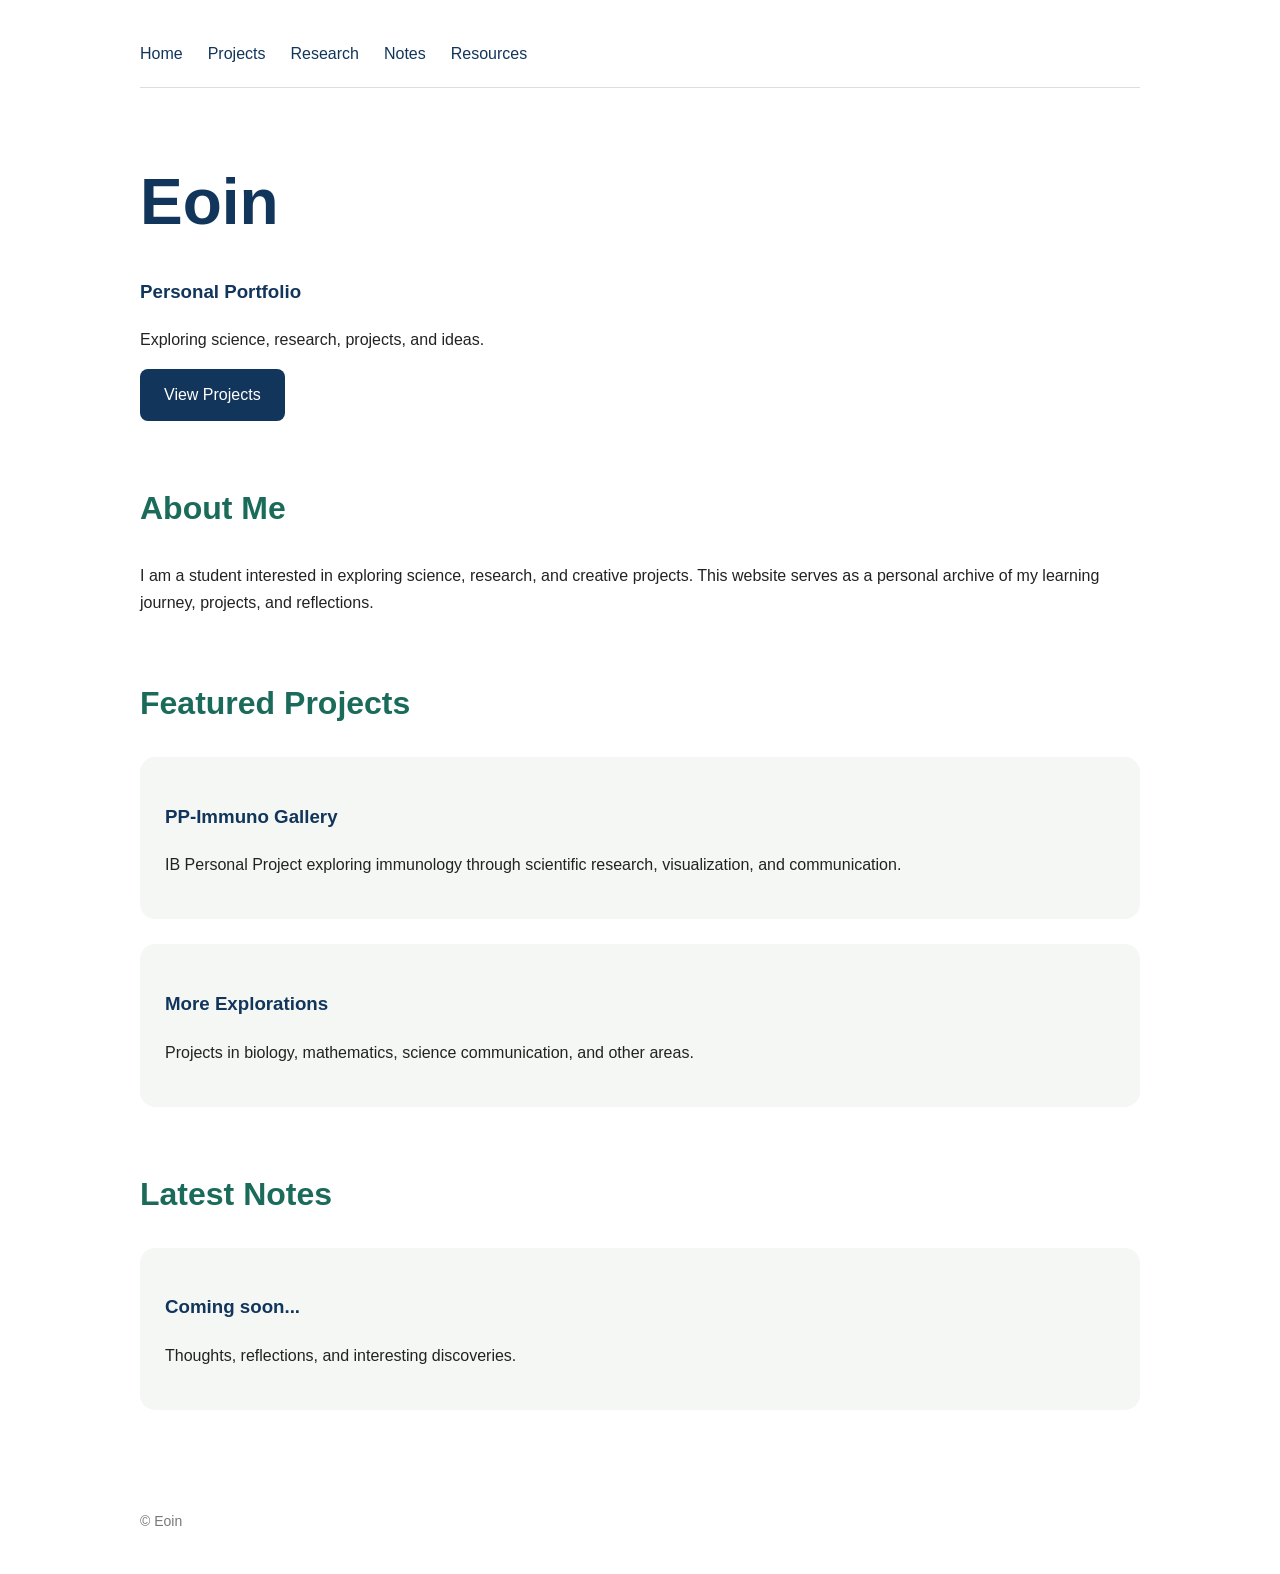
<file: index.html>
<!DOCTYPE html>

<html lang="en">


<head>

<meta charset="UTF-8">

<meta name="viewport" content="width=device-width, initial-scale=1.0">

<title>Eoin | Personal Portfolio</title>

<link rel="stylesheet" href="style.css">

</head>


<body>


<nav>

<a href="index.html">Home</a>

<a href="projects.html">Projects</a>

<a href="research.html">Research</a>

<a href="notes.html">Notes</a>

<a href="resources.html">Resources</a>

</nav>



<h1>Eoin</h1>


<h3>
Personal Portfolio
</h3>


<p>
Exploring science, research, projects, and ideas.
</p>



<a class="button" href="projects.html">
View Projects
</a>




<h2>
About Me
</h2>


<p>

I am a student interested in exploring science,
research, and creative projects.

This website serves as a personal archive of my
learning journey, projects, and reflections.

</p>





<h2>
Featured Projects
</h2>



<div class="card">

<h3>
PP-Immuno Gallery
</h3>


<p>

IB Personal Project exploring immunology through
scientific research, visualization, and communication.

</p>


</div>




<div class="card">

<h3>
More Explorations
</h3>


<p>

Projects in biology, mathematics, science communication,
and other areas.

</p>


</div>




<h2>
Latest Notes
</h2>


<div class="card">

<h3>
Coming soon...
</h3>

<p>

Thoughts, reflections, and interesting discoveries.

</p>


</div>




<footer>

© Eoin

</footer>



</body>


</html>
</file>
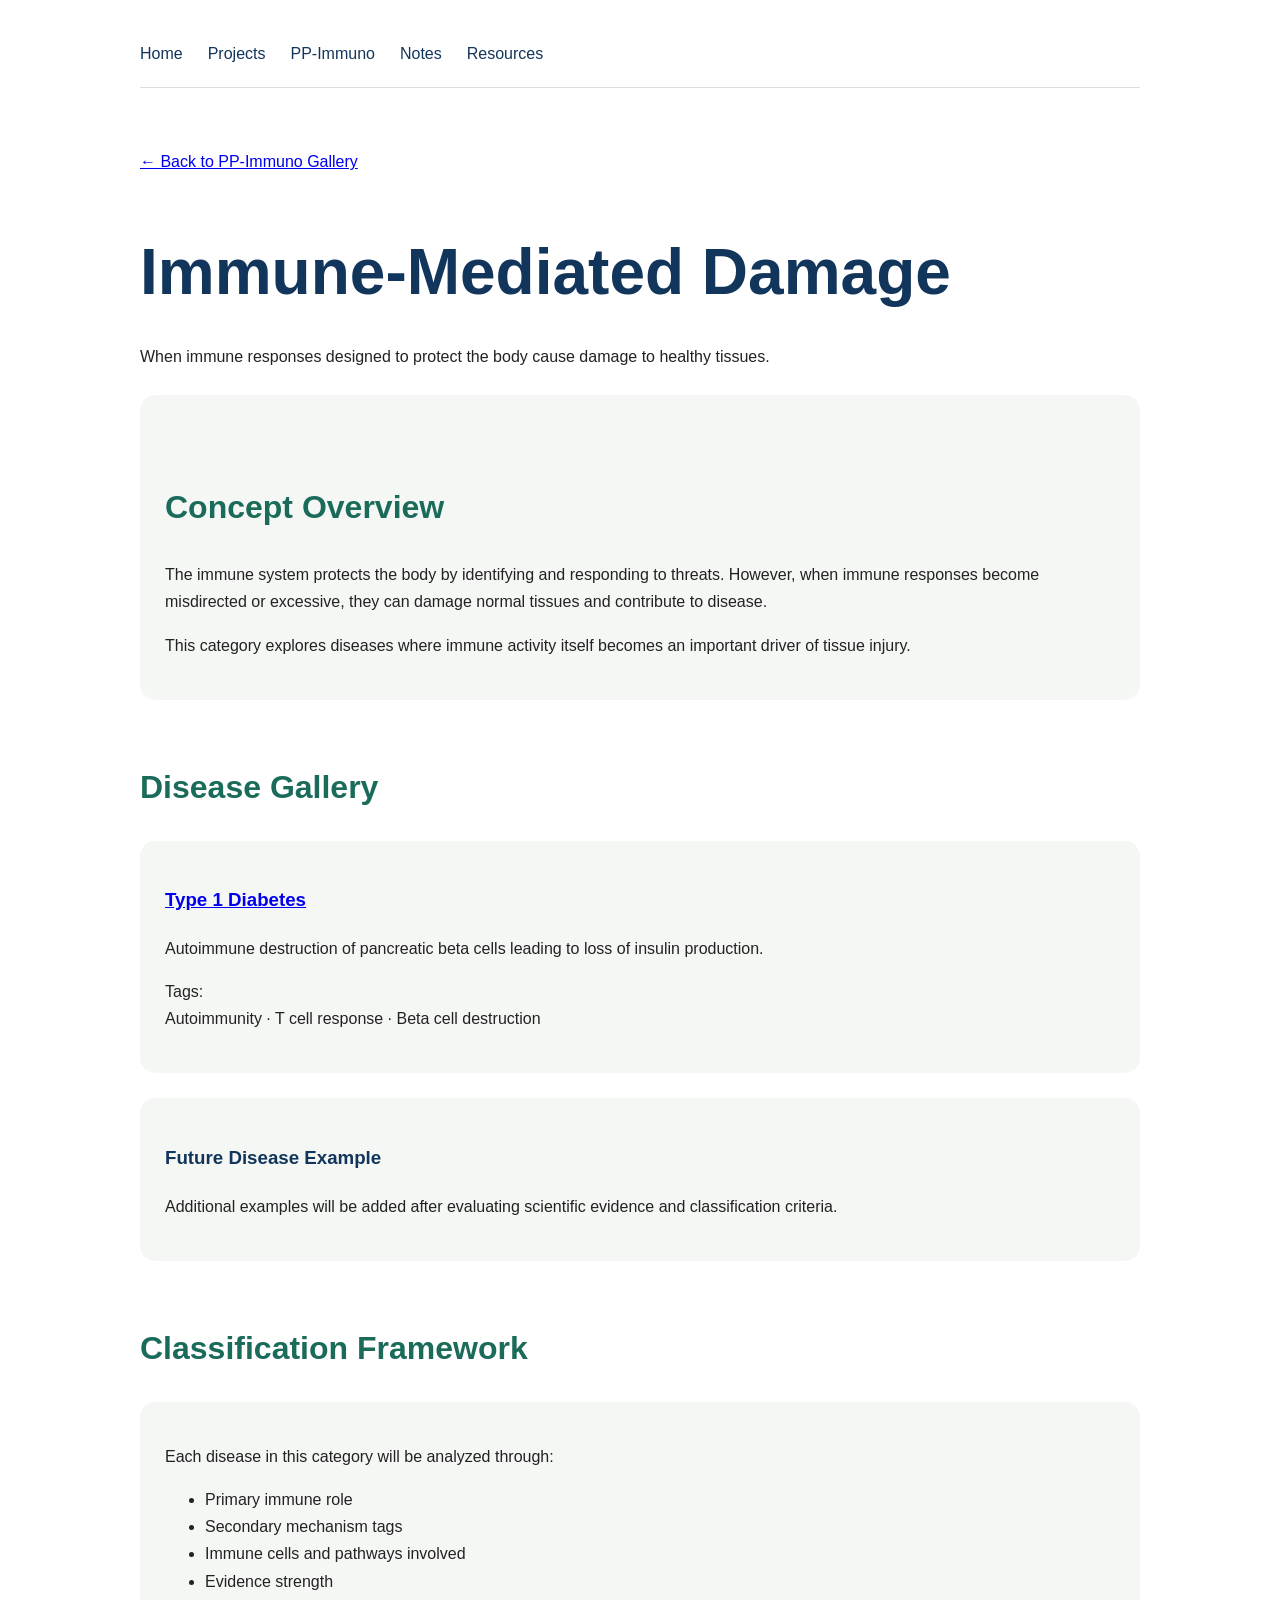
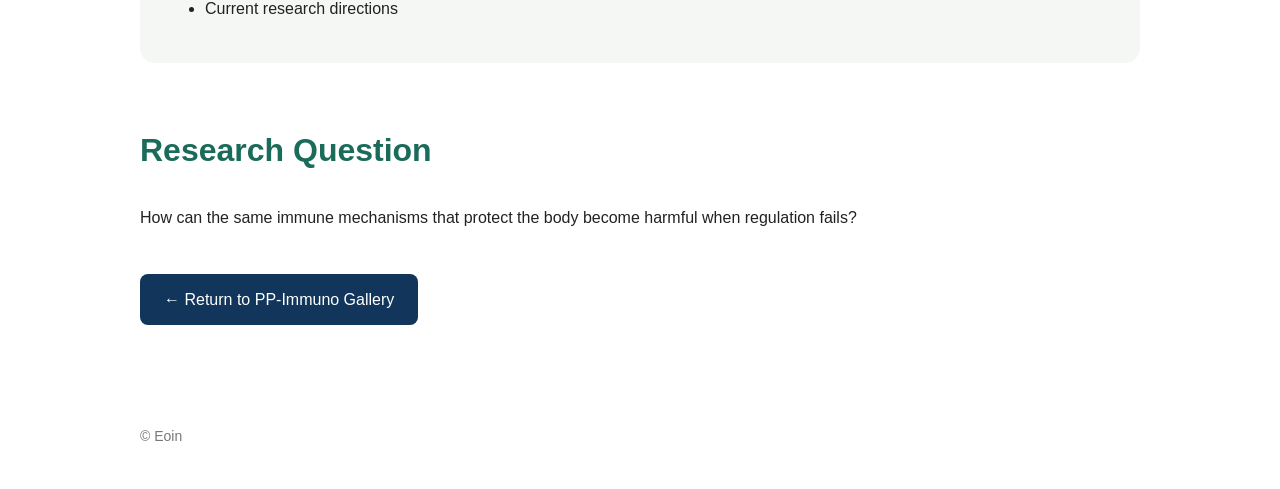
<file: immune-damage.html>
<!DOCTYPE html>

<html lang="en">

<head>

<meta charset="UTF-8">

<title>Immune-Mediated Damage | PP-Immuno</title>

<link rel="stylesheet" href="style.css">

</head>


<body>


<nav>

<a href="index.html">Home</a>

<a href="projects.html">Projects</a>

<a href="pp-immuno.html">PP-Immuno</a>

<a href="notes.html">Notes</a>

<a href="resources.html">Resources</a>

</nav>



<a href="pp-immuno.html">
← Back to PP-Immuno Gallery
</a>



<h1>
Immune-Mediated Damage
</h1>


<p>

When immune responses designed to protect the body
cause damage to healthy tissues.

</p>




<div class="card">

<h2>
Concept Overview
</h2>


<p>

The immune system protects the body by identifying
and responding to threats. However, when immune
responses become misdirected or excessive, they can
damage normal tissues and contribute to disease.

</p>


<p>

This category explores diseases where immune activity
itself becomes an important driver of tissue injury.

</p>


</div>






<h2>
Disease Gallery
</h2>




<div class="card">


<h3>

<a href="type1-diabetes.html">

Type 1 Diabetes

</a>

</h3>


<p>

Autoimmune destruction of pancreatic beta cells
leading to loss of insulin production.

</p>


<p>

Tags:

<br>

Autoimmunity · T cell response · Beta cell destruction

</p>


</div>





<div class="card">


<h3>
Future Disease Example
</h3>


<p>

Additional examples will be added after evaluating
scientific evidence and classification criteria.

</p>


</div>







<h2>
Classification Framework
</h2>



<div class="card">


<p>

Each disease in this category will be analyzed through:

</p>


<ul>

<li>
Primary immune role
</li>


<li>
Secondary mechanism tags
</li>


<li>
Immune cells and pathways involved
</li>


<li>
Evidence strength
</li>


<li>
Current research directions
</li>


</ul>


</div>







<h2>
Research Question</h2>


<p>

How can the same immune mechanisms that protect
the body become harmful when regulation fails?

</p>





<br>


<a class="button" href="pp-immuno.html">

← Return to PP-Immuno Gallery

</a>



<footer>

© Eoin

</footer>



</body>


</html>
</file>
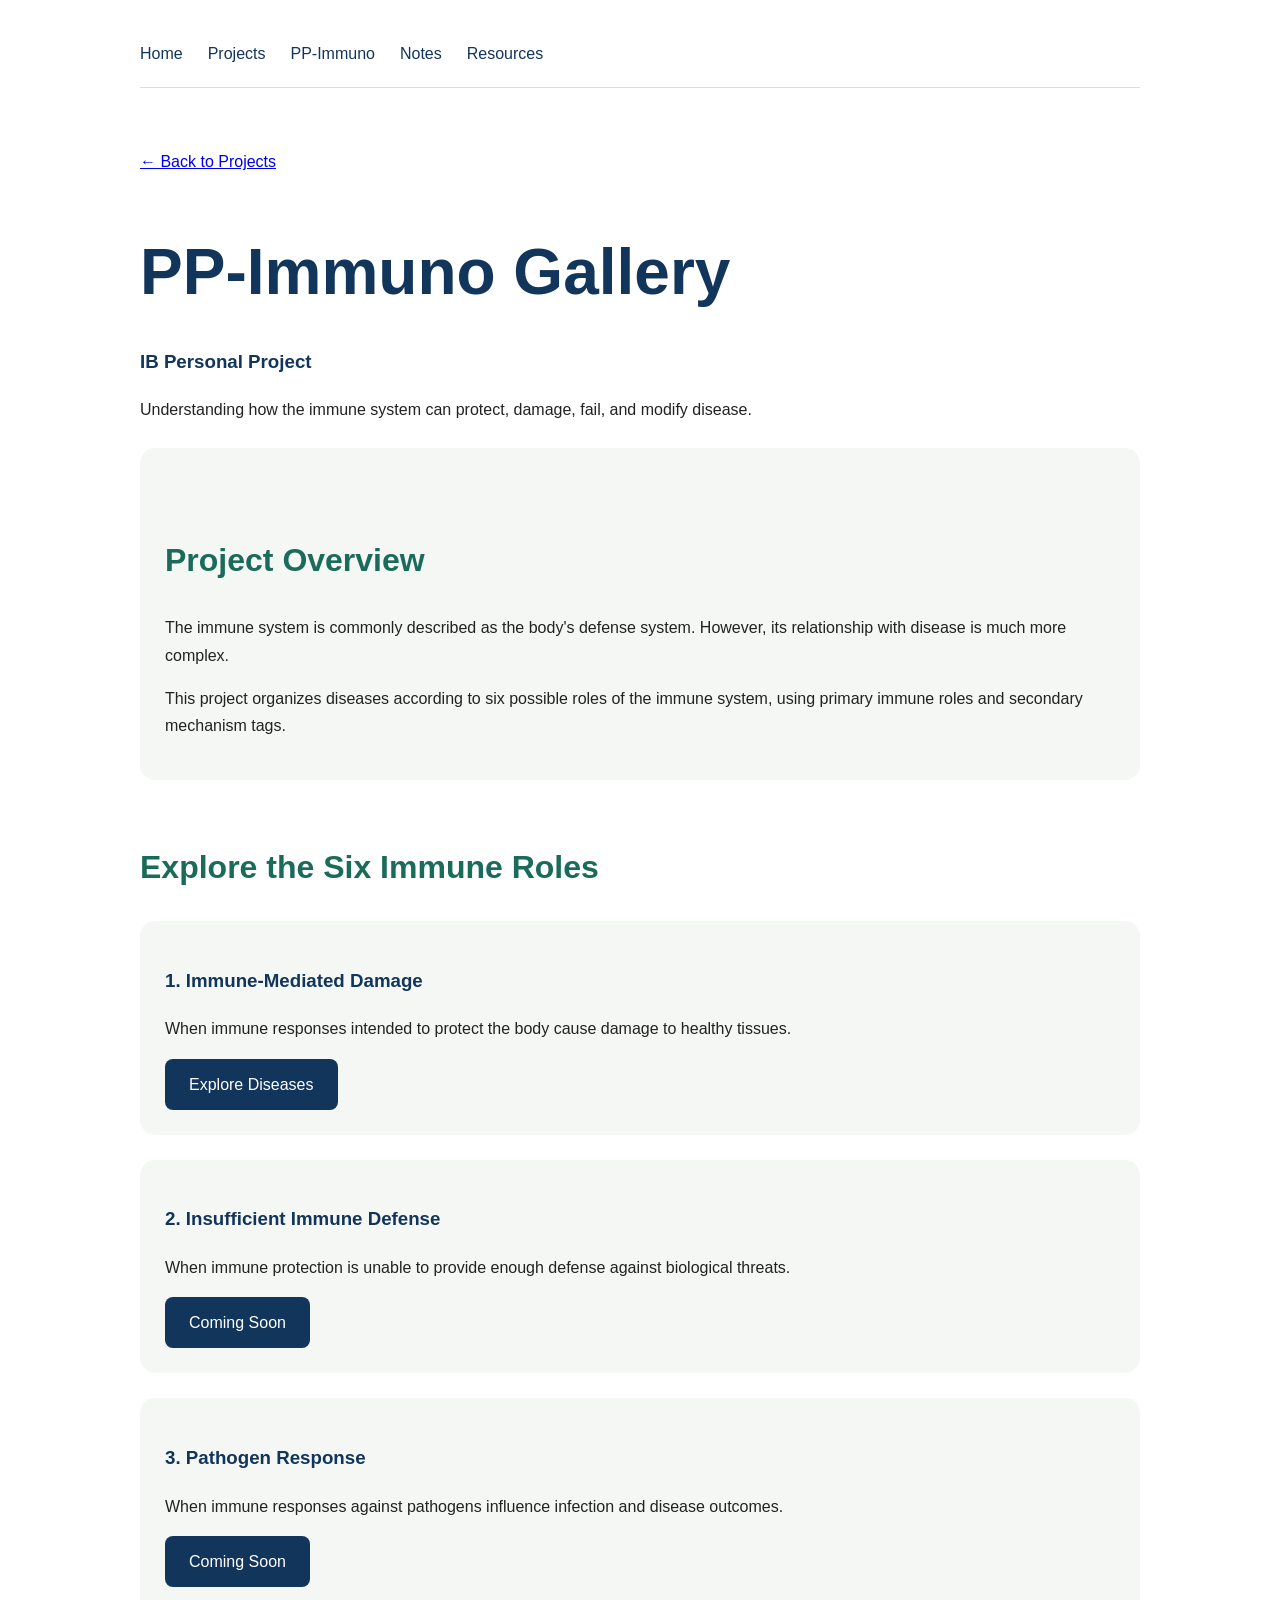
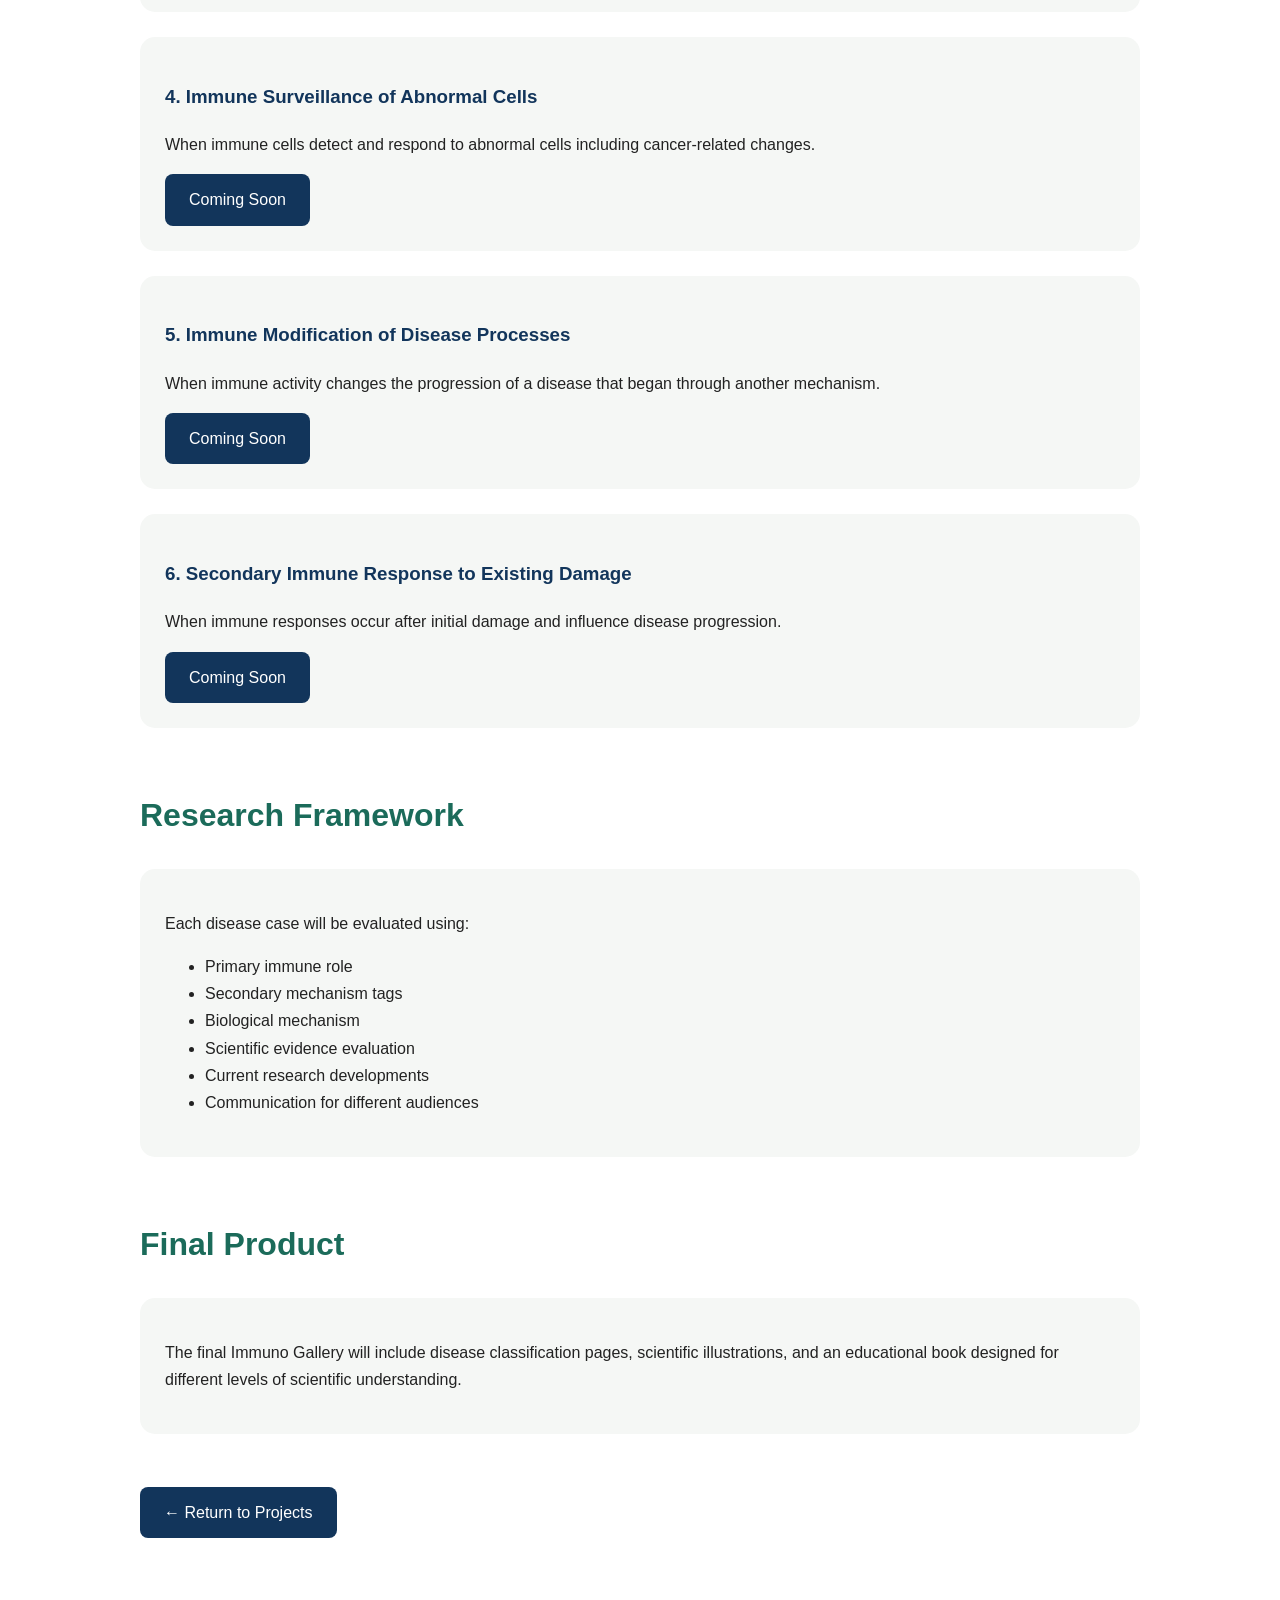
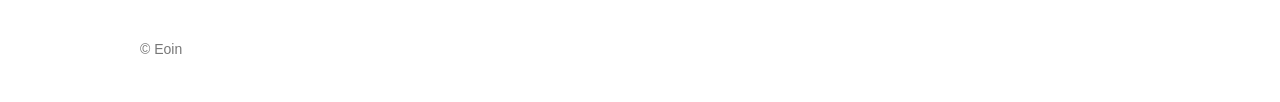
<file: pp-immuno.html>
<!DOCTYPE html>

<html lang="en">

<head>

<meta charset="UTF-8">

<title>PP-Immuno Gallery | Eoin</title>

<link rel="stylesheet" href="style.css">

</head>


<body>


<nav>

<a href="index.html">Home</a>

<a href="projects.html">Projects</a>

<a href="pp-immuno.html">PP-Immuno</a>

<a href="notes.html">Notes</a>

<a href="resources.html">Resources</a>

</nav>



<a href="projects.html">
← Back to Projects
</a>




<h1>
PP-Immuno Gallery
</h1>


<h3>
IB Personal Project
</h3>


<p>

Understanding how the immune system can protect,
damage, fail, and modify disease.

</p>





<div class="card">


<h2>
Project Overview
</h2>


<p>

The immune system is commonly described as the body's
defense system. However, its relationship with disease
is much more complex.

</p>


<p>

This project organizes diseases according to six possible
roles of the immune system, using primary immune roles
and secondary mechanism tags.

</p>


</div>







<h2>
Explore the Six Immune Roles
</h2>




<div class="card">


<h3>
1. Immune-Mediated Damage
</h3>


<p>

When immune responses intended to protect the body
cause damage to healthy tissues.

</p>


<a class="button" href="immune-damage.html">

Explore Diseases

</a>


</div>







<div class="card">


<h3>
2. Insufficient Immune Defense
</h3>


<p>

When immune protection is unable to provide enough
defense against biological threats.

</p>


<a class="button" href="#">

Coming Soon

</a>


</div>







<div class="card">


<h3>
3. Pathogen Response
</h3>


<p>

When immune responses against pathogens influence
infection and disease outcomes.

</p>


<a class="button" href="#">

Coming Soon

</a>


</div>







<div class="card">


<h3>
4. Immune Surveillance of Abnormal Cells
</h3>


<p>

When immune cells detect and respond to abnormal
cells including cancer-related changes.

</p>


<a class="button" href="#">

Coming Soon

</a>


</div>







<div class="card">


<h3>
5. Immune Modification of Disease Processes
</h3>


<p>

When immune activity changes the progression of
a disease that began through another mechanism.

</p>


<a class="button" href="#">

Coming Soon

</a>


</div>







<div class="card">


<h3>
6. Secondary Immune Response to Existing Damage
</h3>


<p>

When immune responses occur after initial damage
and influence disease progression.

</p>


<a class="button" href="#">

Coming Soon

</a>


</div>







<h2>
Research Framework
</h2>



<div class="card">


<p>

Each disease case will be evaluated using:

</p>


<ul>

<li>
Primary immune role
</li>

<li>
Secondary mechanism tags
</li>

<li>
Biological mechanism
</li>

<li>
Scientific evidence evaluation
</li>

<li>
Current research developments
</li>

<li>
Communication for different audiences
</li>

</ul>


</div>






<h2>
Final Product</h2>


<div class="card">


<p>

The final Immuno Gallery will include disease
classification pages, scientific illustrations,
and an educational book designed for different
levels of scientific understanding.

</p>


</div>






<br>


<a class="button" href="projects.html">

← Return to Projects

</a>




<footer>

© Eoin

</footer>



</body>


</html>
</file>
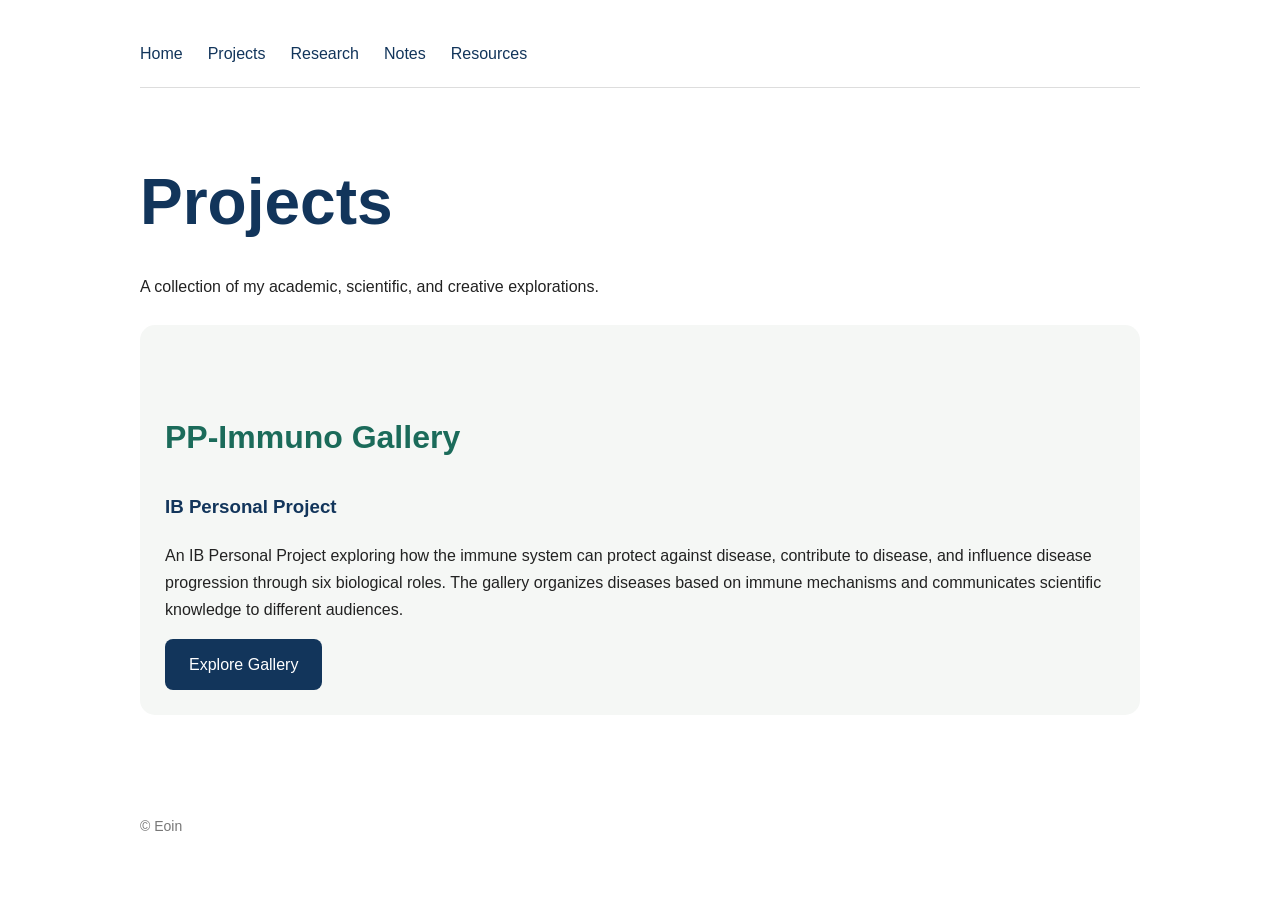
<file: projects.html>
<!DOCTYPE html>

<html lang="en">

<head>

<meta charset="UTF-8">

<title>Projects | Eoin</title>

<link rel="stylesheet" href="style.css">

</head>


<body>


<nav>

<a href="index.html">Home</a>
<a href="projects.html">Projects</a>
<a href="research.html">Research</a>
<a href="notes.html">Notes</a>
<a href="resources.html">Resources</a>

</nav>



<h1>
Projects
</h1>


<p>
A collection of my academic, scientific,
and creative explorations.
</p>



<div class="card">


<h2>
PP-Immuno Gallery
</h2>


<h3>
IB Personal Project
</h3>


<p>

An IB Personal Project exploring how the immune system can protect
against disease, contribute to disease, and influence disease
progression through six biological roles.

The gallery organizes diseases based on
immune mechanisms and communicates scientific
knowledge to different audiences.

</p>


<a class="button" href="pp-immuno.html">
Explore Gallery
</a>


</div>




<footer>

© Eoin

</footer>


</body>

</html>
</file>
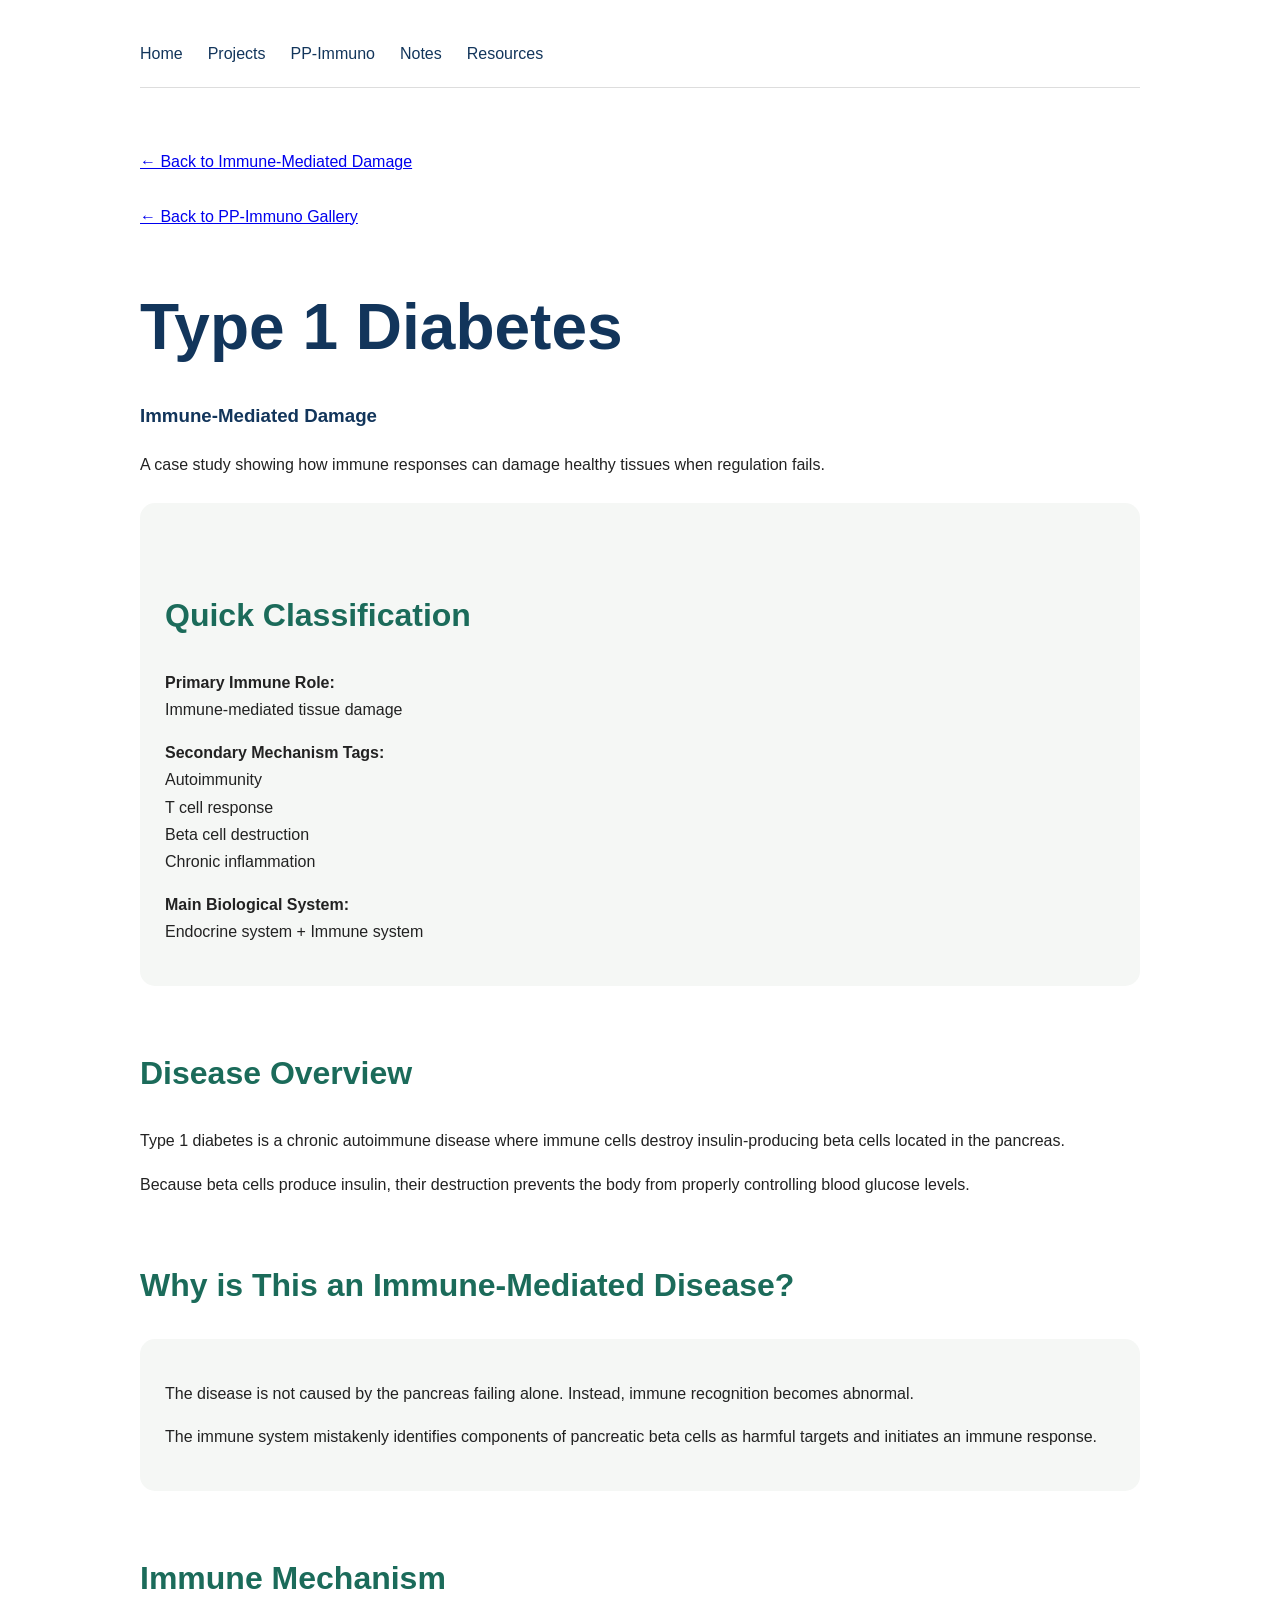
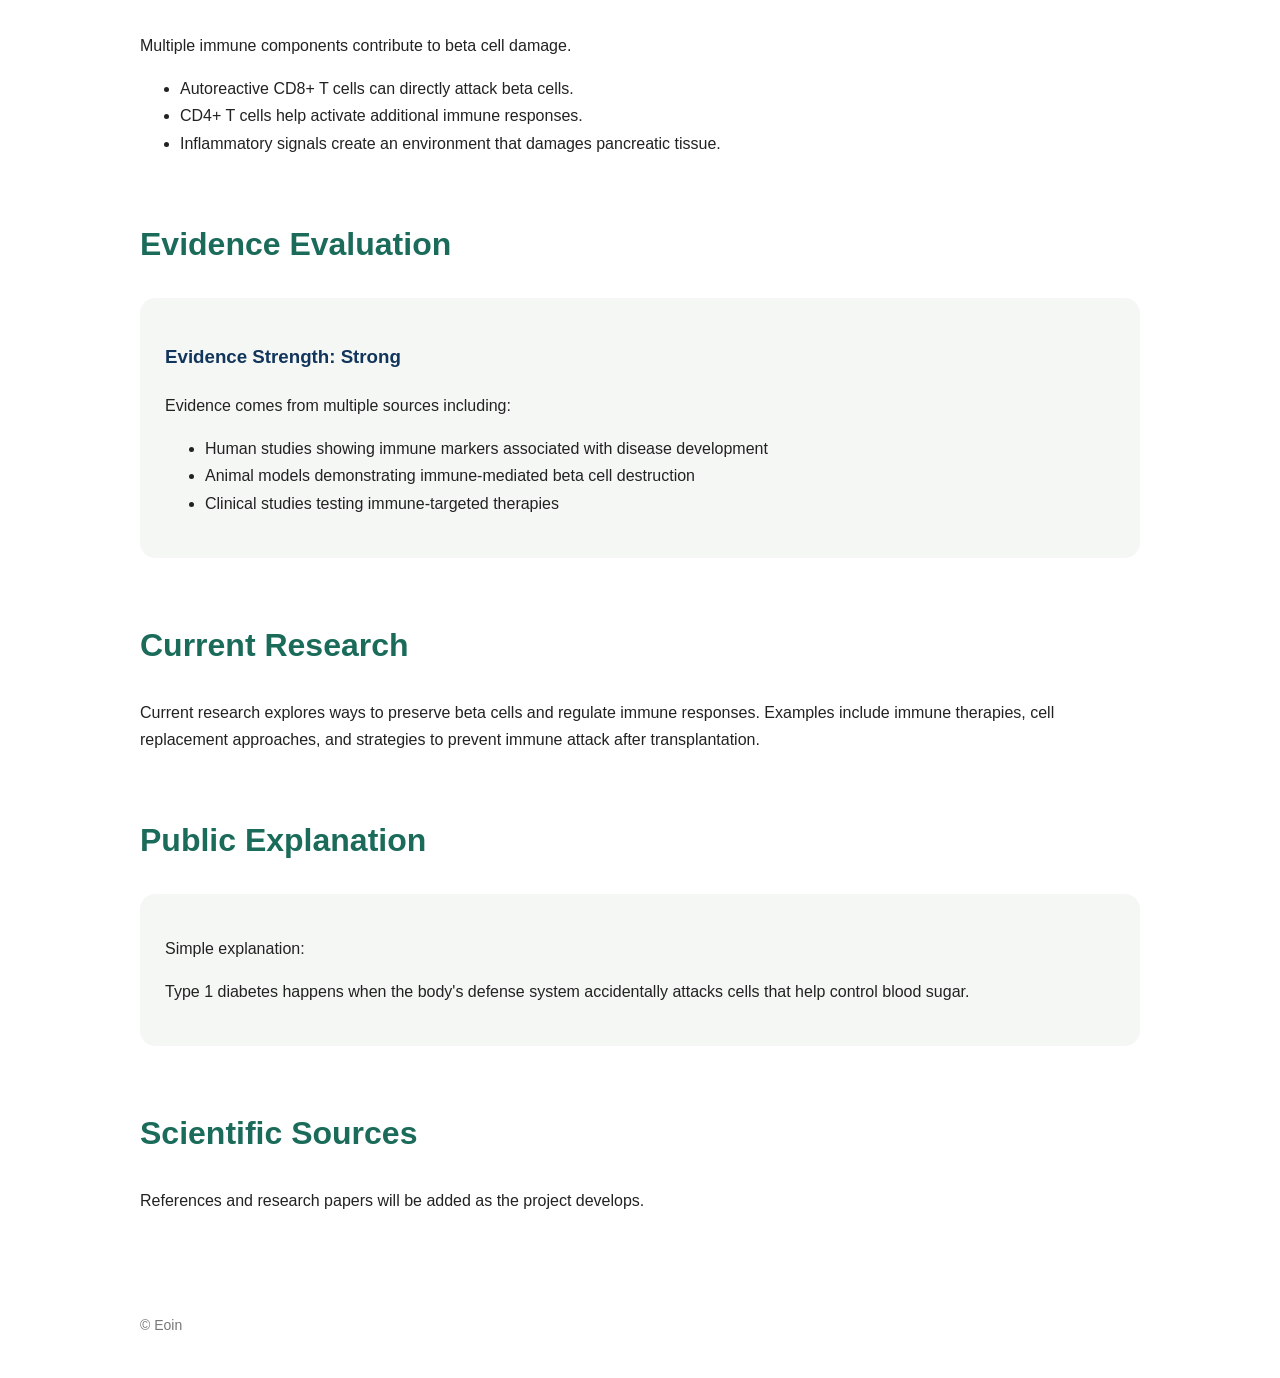
<file: type1-diabetes.html>
<!DOCTYPE html>

<html lang="en">

<head>

<meta charset="UTF-8">

<title>Type 1 Diabetes | PP-Immuno</title>

<link rel="stylesheet" href="style.css">

</head>


<body>


<nav>

<a href="index.html">Home</a>

<a href="projects.html">Projects</a>

<a href="pp-immuno.html">PP-Immuno</a>

<a href="notes.html">Notes</a>

<a href="resources.html">Resources</a>

</nav>



<a href="immune-damage.html">
← Back to Immune-Mediated Damage
</a>

<br><br>

<a href="pp-immuno.html">
← Back to PP-Immuno Gallery
</a>





<h1>
Type 1 Diabetes
</h1>


<h3>
Immune-Mediated Damage
</h3>


<p>

A case study showing how immune responses can
damage healthy tissues when regulation fails.

</p>






<div class="card">


<h2>
Quick Classification
</h2>


<p>

<b>Primary Immune Role:</b><br>

Immune-mediated tissue damage

</p>


<p>

<b>Secondary Mechanism Tags:</b><br>

Autoimmunity<br>
T cell response<br>
Beta cell destruction<br>
Chronic inflammation

</p>


<p>

<b>Main Biological System:</b><br>

Endocrine system + Immune system

</p>



</div>







<h2>
Disease Overview
</h2>


<p>

Type 1 diabetes is a chronic autoimmune disease
where immune cells destroy insulin-producing beta
cells located in the pancreas.

</p>


<p>

Because beta cells produce insulin, their destruction
prevents the body from properly controlling blood
glucose levels.

</p>






<h2>
Why is This an Immune-Mediated Disease?
</h2>



<div class="card">


<p>

The disease is not caused by the pancreas failing
alone. Instead, immune recognition becomes abnormal.

</p>


<p>

The immune system mistakenly identifies components
of pancreatic beta cells as harmful targets and
initiates an immune response.

</p>


</div>







<h2>
Immune Mechanism</h2>


<p>

Multiple immune components contribute to beta cell
damage.

</p>


<ul>

<li>

Autoreactive CD8+ T cells can directly attack
beta cells.

</li>


<li>

CD4+ T cells help activate additional immune
responses.

</li>


<li>

Inflammatory signals create an environment that
damages pancreatic tissue.

</li>


</ul>







<h2>
Evidence Evaluation
</h2>



<div class="card">


<h3>
Evidence Strength: Strong
</h3>


<p>

Evidence comes from multiple sources including:

</p>


<ul>

<li>
Human studies showing immune markers associated
with disease development
</li>

<li>
Animal models demonstrating immune-mediated beta
cell destruction
</li>

<li>
Clinical studies testing immune-targeted therapies
</li>

</ul>


</div>







<h2>
Current Research
</h2>


<p>

Current research explores ways to preserve beta
cells and regulate immune responses.

Examples include immune therapies, cell replacement
approaches, and strategies to prevent immune
attack after transplantation.

</p>







<h2>
Public Explanation</h2>



<div class="card">


<p>

Simple explanation:

</p>


<p>

Type 1 diabetes happens when the body's defense
system accidentally attacks cells that help control
blood sugar.

</p>


</div>







<h2>
Scientific Sources
</h2>


<p>

References and research papers will be added as
the project develops.

</p>







<footer>

© Eoin

</footer>



</body>

</html>
</file>
<file: style.css>
/* General */

body {
    font-family: "Helvetica Neue", Arial, sans-serif;
    max-width: 1000px;
    margin: auto;
    padding: 40px;
    line-height: 1.7;
    color: #222;
    background-color: #ffffff;
}


/* Navigation */

nav {
    display: flex;
    gap: 25px;
    border-bottom: 1px solid #ddd;
    padding-bottom: 20px;
    margin-bottom: 60px;
}


nav a {
    text-decoration: none;
    color: #12355B;
    font-size: 16px;
}


nav a:hover {
    color: #1B6B5A;
}


/* Headings */

h1 {
    font-size: 64px;
    color: #12355B;
    margin-bottom: 5px;
}


h2 {
    font-size: 32px;
    color: #1B6B5A;
    margin-top: 60px;
}


h3 {
    color: #12355B;
}


/* Cards */

.card {

    background: #f5f7f5;

    padding: 25px;

    border-radius: 15px;

    margin: 25px 0;

}



/* Buttons */

.button {

    display: inline-block;

    background: #12355B;

    color:white;

    padding:12px 24px;

    border-radius:8px;

    text-decoration:none;

}


.button:hover {

    background:#1B6B5A;

}



/* Footer */

footer {

    margin-top:100px;

    color:#777;

    font-size:14px;

}
</file>
